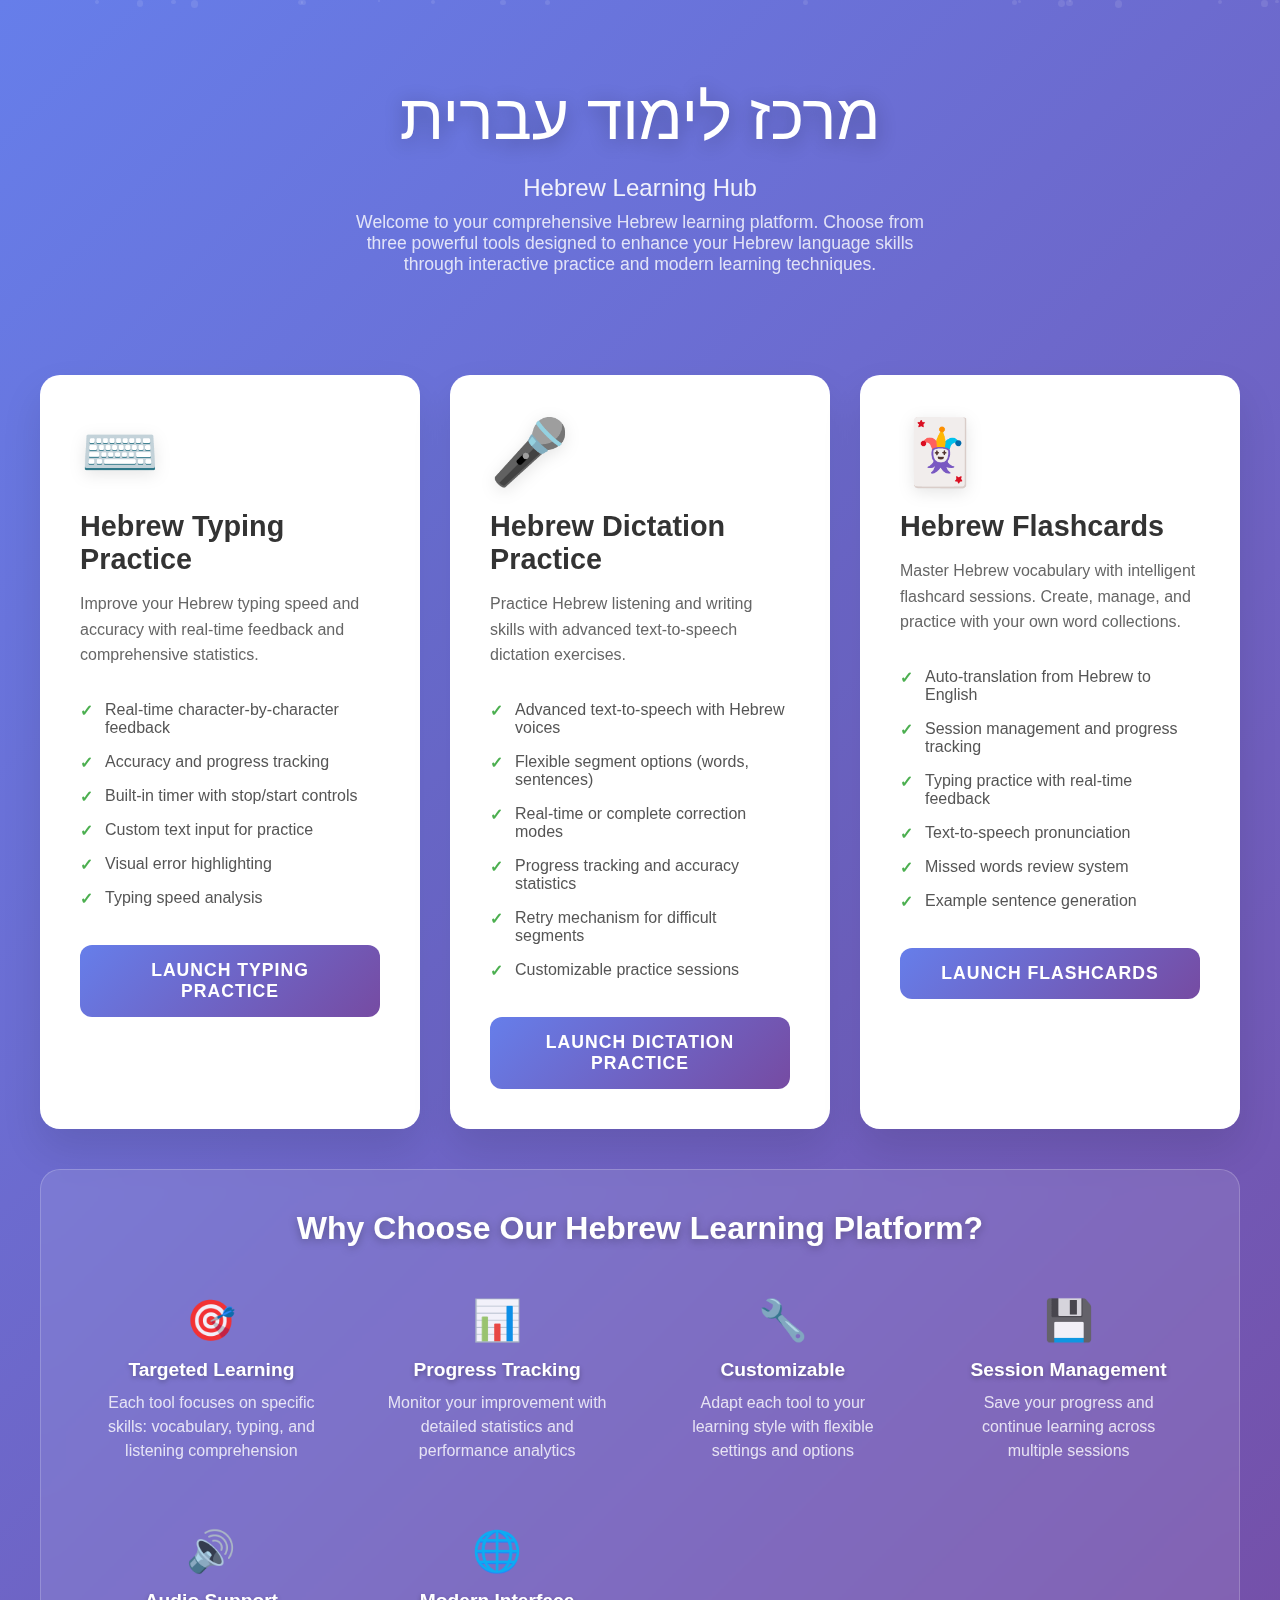
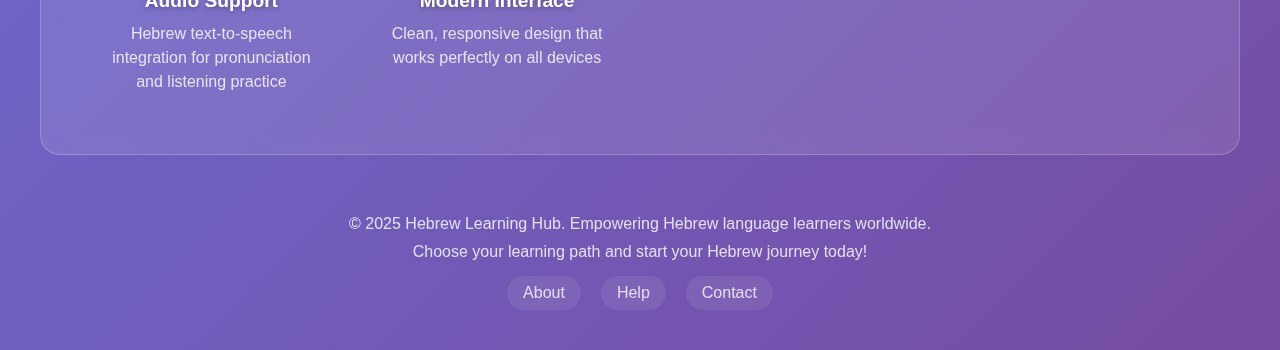
<file: index.html>
<!DOCTYPE html>
<html lang="en" dir="ltr">
<head>
    <meta charset="UTF-8">
    <meta name="viewport" content="width=device-width, initial-scale=1.0">
    <title>Hebrew Learning Hub</title>
    <link rel="stylesheet" href="styles.css">
</head>
<body>
    <div class="particles" id="particles"></div>

    <div class="hero-section">
        <h1 class="hero-title">מרכז לימוד עברית</h1>
        <p class="hero-subtitle">Hebrew Learning Hub</p>
        <p class="hero-description">
            Welcome to your comprehensive Hebrew learning platform. Choose from three powerful tools designed to enhance your Hebrew language skills through interactive practice and modern learning techniques.
        </p>
    </div>

    <div class="container">
        <div class="apps-grid">
            <div class="app-card" onclick="launchApp('maintyping.html')">
                <div class="app-icon typing-icon">⌨️</div>
                <h2 class="app-title">Hebrew Typing Practice</h2>
                <p class="app-description">
                    Improve your Hebrew typing speed and accuracy with real-time feedback and comprehensive statistics.
                </p>
                <ul class="app-features">
                    <li>Real-time character-by-character feedback</li>
                    <li>Accuracy and progress tracking</li>
                    <li>Built-in timer with stop/start controls</li>
                    <li>Custom text input for practice</li>
                    <li>Visual error highlighting</li>
                    <li>Typing speed analysis</li>
                </ul>
                <button class="launch-btn" onclick="event.stopPropagation(); launchApp('maintyping.html')">
                    Launch Typing Practice
                </button>
            </div>

            <div class="app-card" onclick="launchApp('maintts.html')">
                <div class="app-icon tts-icon">🎤</div>
                <h2 class="app-title">Hebrew Dictation Practice</h2>
                <p class="app-description">
                    Practice Hebrew listening and writing skills with advanced text-to-speech dictation exercises.
                </p>
                <ul class="app-features">
                    <li>Advanced text-to-speech with Hebrew voices</li>
                    <li>Flexible segment options (words, sentences)</li>
                    <li>Real-time or complete correction modes</li>
                    <li>Progress tracking and accuracy statistics</li>
                    <li>Retry mechanism for difficult segments</li>
                    <li>Customizable practice sessions</li>
                </ul>
                <button class="launch-btn" onclick="event.stopPropagation(); launchApp('maintts.html')">
                    Launch Dictation Practice
                </button>
            </div>

            <div class="app-card" onclick="launchApp('mainflashcard.html')">
                <div class="app-icon flashcard-icon">🃏</div>
                <h2 class="app-title">Hebrew Flashcards</h2>
                <p class="app-description">
                    Master Hebrew vocabulary with intelligent flashcard sessions. Create, manage, and practice with your own word collections.
                </p>
                <ul class="app-features">
                    <li>Auto-translation from Hebrew to English</li>
                    <li>Session management and progress tracking</li>
                    <li>Typing practice with real-time feedback</li>
                    <li>Text-to-speech pronunciation</li>
                    <li>Missed words review system</li>
                    <li>Example sentence generation</li>
                </ul>
                <button class="launch-btn" onclick="event.stopPropagation(); launchApp('mainflashcard.html')">
                    Launch Flashcards
                </button>
            </div>
        </div>

        <div class="features-section">
            <h2 class="features-title">Why Choose Our Hebrew Learning Platform?</h2>
            <div class="global-features">
                <div class="global-feature">
                    <span class="global-feature-icon">🎯</span>
                    <h3>Targeted Learning</h3>
                    <p>Each tool focuses on specific skills: vocabulary, typing, and listening comprehension</p>
                </div>
                <div class="global-feature">
                    <span class="global-feature-icon">📊</span>
                    <h3>Progress Tracking</h3>
                    <p>Monitor your improvement with detailed statistics and performance analytics</p>
                </div>
                <div class="global-feature">
                    <span class="global-feature-icon">🔧</span>
                    <h3>Customizable</h3>
                    <p>Adapt each tool to your learning style with flexible settings and options</p>
                </div>
                <div class="global-feature">
                    <span class="global-feature-icon">💾</span>
                    <h3>Session Management</h3>
                    <p>Save your progress and continue learning across multiple sessions</p>
                </div>
                <div class="global-feature">
                    <span class="global-feature-icon">🔊</span>
                    <h3>Audio Support</h3>
                    <p>Hebrew text-to-speech integration for pronunciation and listening practice</p>
                </div>
                <div class="global-feature">
                    <span class="global-feature-icon">🌐</span>
                    <h3>Modern Interface</h3>
                    <p>Clean, responsive design that works perfectly on all devices</p>
                </div>
            </div>
        </div>
    </div>

    <div class="footer">
        <p>&copy; 2025 Hebrew Learning Hub. Empowering Hebrew language learners worldwide.</p>
        <p>Choose your learning path and start your Hebrew journey today!</p>
        <div class="footer-links">
            <a href="#" class="footer-link">About</a>
            <a href="#" class="footer-link">Help</a>
            <a href="#" class="footer-link">Contact</a>
        </div>
    </div>

    <script src="script.js"></script>
</body>
</html>
</file>
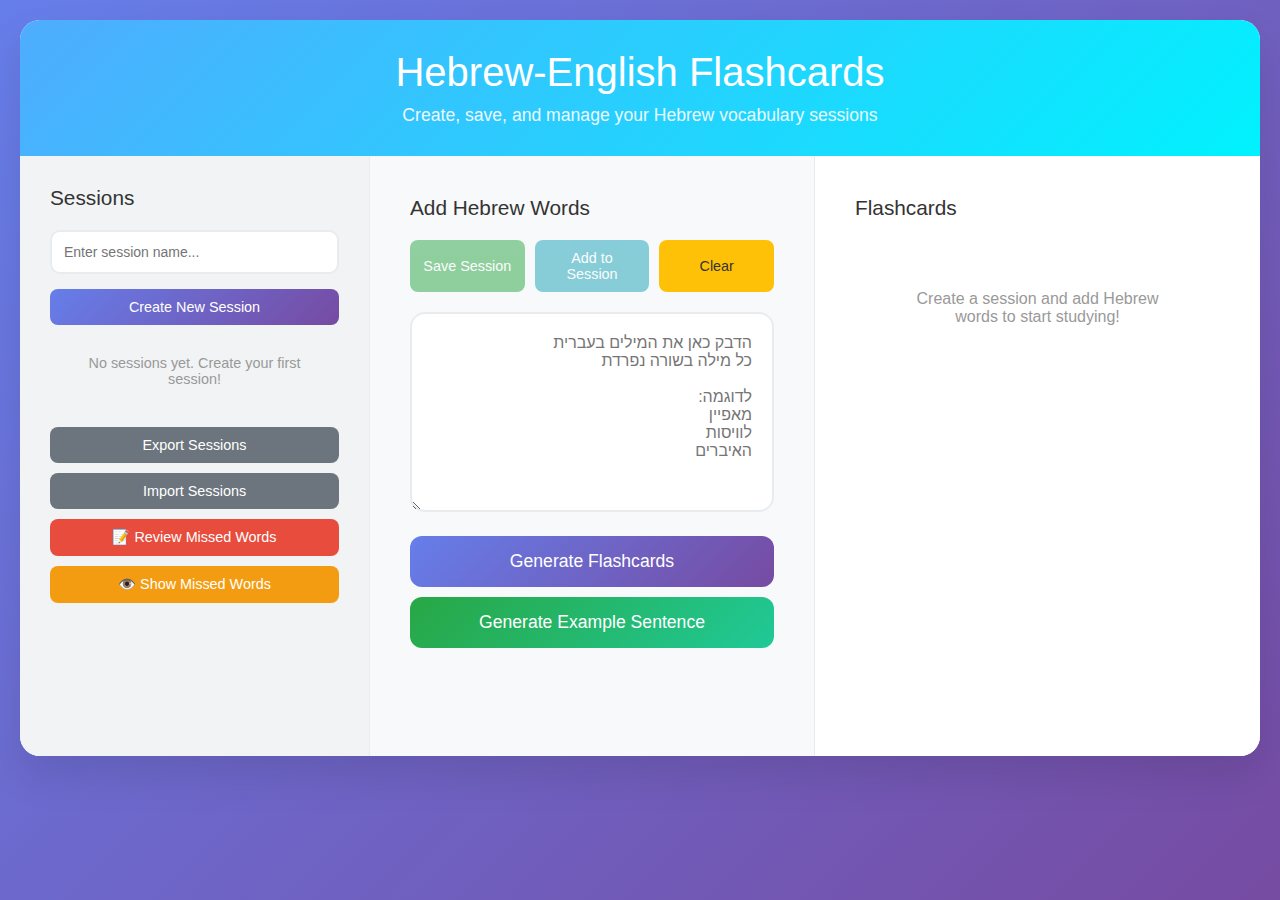
<file: mainflashcard.html>
<!DOCTYPE html>
<html lang="en" dir="ltr">
<head>
    <meta charset="UTF-8">
    <meta name="viewport" content="width=device-width, initial-scale=1.0">
    <title>Hebrew-English Flashcard Generator</title>
    <link rel="stylesheet" href="css\flashcard.css">
</head>
<body>
    <div class="container">
        <div class="header">
            <h1>Hebrew-English Flashcards</h1>
            <p>Create, save, and manage your Hebrew vocabulary sessions</p>
        </div>
        
        <div class="main-content">
            <div class="sessions-section">
                <h2 class="section-title">Sessions</h2>
                
                <input type="text" class="session-input" id="sessionNameInput" placeholder="Enter session name..." maxlength="50">
                <button class="session-btn" id="createSessionBtn">Create New Session</button>
                
                <div class="sessions-list" id="sessionsList">
                    <div style="text-align: center; color: #999; padding: 20px; font-size: 0.9rem;">
                        No sessions yet. Create your first session!
                    </div>
                </div>
                
                <button class="session-btn secondary" id="exportBtn">Export Sessions</button>
                <input type="file" id="importInput" accept=".json" style="display: none;">
                <button class="session-btn secondary" id="importBtn">Import Sessions</button>
                <button class="session-btn" id="reviewMissedBtn" style="background: #e74c3c;">📝 Review Missed Words</button>
                <button class="session-btn" id="showMissedBtn" style="background: #f39c12;">👁️ Show Missed Words</button>
            </div>

            <div class="input-section">
                <h2 class="section-title">Add Hebrew Words</h2>
                
                <div id="currentSessionInfo"></div>
                
                <div class="session-controls">
                    <button class="session-control-btn save-session-btn" id="saveSessionBtn" disabled>Save Session</button>
                    <button class="session-control-btn add-to-session-btn" id="addToSessionBtn" disabled>Add to Session</button>
                    <button class="session-control-btn clear-btn" id="clearBtn">Clear</button>
                </div>
                
                <textarea 
                    class="input-area" 
                    id="hebrewInput" 
                    placeholder="הדבק כאן את המילים בעברית
כל מילה בשורה נפרדת

לדוגמה:
מאפיין
לוויסות
האיברים"
                ></textarea>
                <button class="generate-btn" id="generateBtn">Generate Flashcards</button>
                <button class="generate-btn" id="generateSentenceBtn" style="margin-top: 10px; background: linear-gradient(135deg, #28a745 0%, #20c997 100%);">Generate Example Sentence</button>
                <div id="sentenceContainer" style="margin-top: 20px;"></div>
                <div id="errorMessage"></div>
            </div>
            
            <div class="flashcard-section">
                <h2 class="section-title">Flashcards</h2>
                <div id="flashcardContainer">
                    <div style="text-align: center; color: #999; padding: 50px;">
                        Create a session and add Hebrew words to start studying!
                    </div>
                </div>
            </div>
        </div>
    </div>

    <script src="js\flashcard.js"></script>
</body>
</html>
</file>
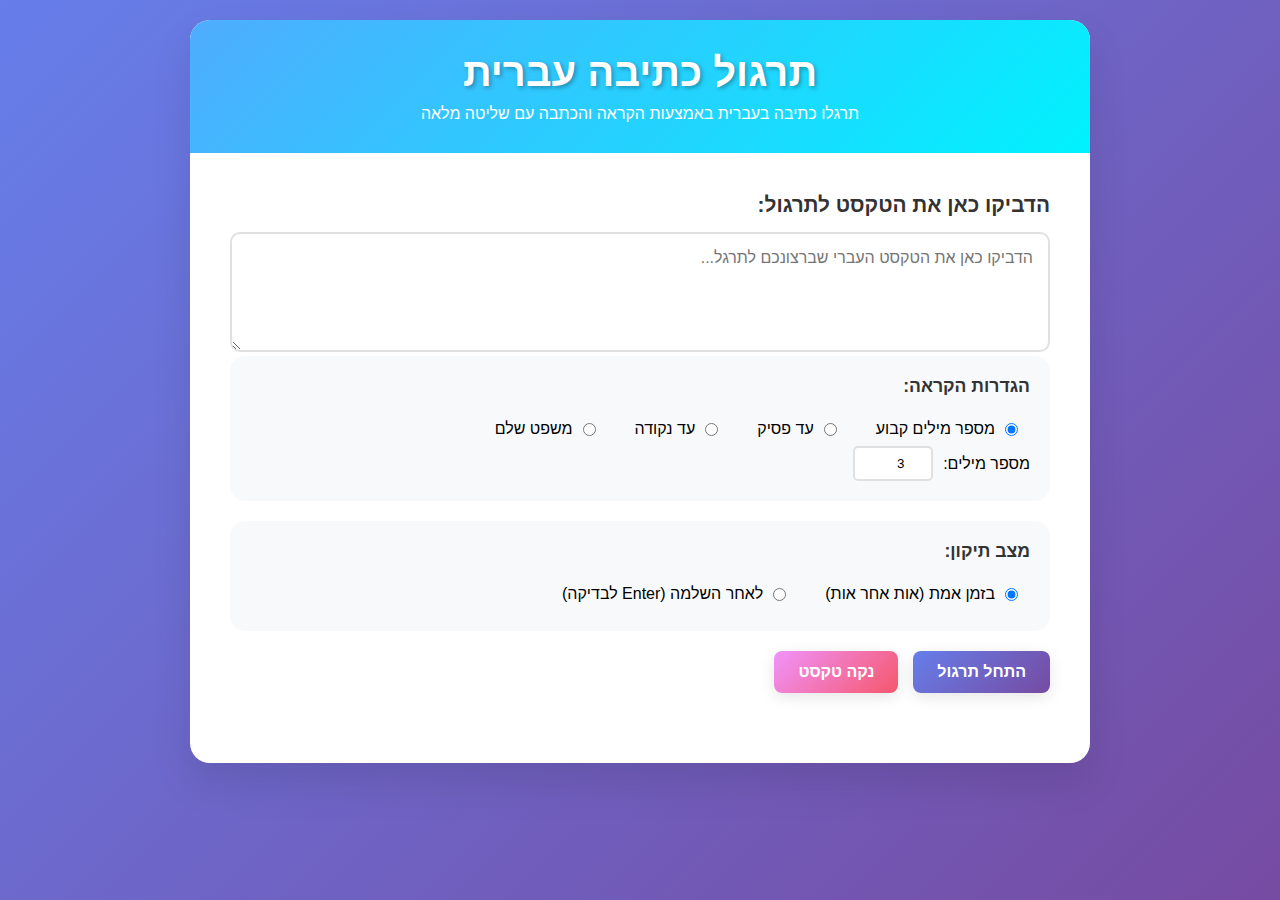
<file: maintts.html>
<!DOCTYPE html>
<html lang="he" dir="rtl">
<head>
    <meta charset="UTF-8">
    <meta name="viewport" content="width=device-width, initial-scale=1.0">
    <title>Hebrew Dictation Practice</title>
    <link rel="stylesheet" href="css\tts.css">
</head>
<body>
    <div class="container">
        <div class="header">
            <h1>תרגול כתיבה עברית</h1>
            <p>תרגלו כתיבה בעברית באמצעות הקראה והכתבה עם שליטה מלאה</p>
        </div>

        <div class="content">
            <div class="input-section">
                <h2>הדביקו כאן את הטקסט לתרגול:</h2>
                <textarea id="textInput" placeholder="הדביקו כאן את הטקסט העברי שברצונכם לתרגל..."></textarea>
                
                <div class="control-section">
                    <h3>הגדרות הקראה:</h3>
                    <div class="radio-group">
                        <label class="radio-option">
                            <input type="radio" name="segmentType" value="words" checked>
                            מספר מילים קבוע
                        </label>
                        <label class="radio-option">
                            <input type="radio" name="segmentType" value="comma">
                            עד פסיק
                        </label>
                        <label class="radio-option">
                            <input type="radio" name="segmentType" value="period">
                            עד נקודה
                        </label>
                        <label class="radio-option">
                            <input type="radio" name="segmentType" value="sentence">
                            משפט שלם
                        </label>
                    </div>
                    
                    <div class="word-count-input" id="wordCountSection">
                        <label>מספר מילים:</label>
                        <input type="number" id="wordCount" min="1" max="20" value="3">
                    </div>
                </div>
                
                <div class="control-section">
                    <h3>מצב תיקון:</h3>
                    <div class="radio-group">
                        <label class="radio-option">
                            <input type="radio" name="correctionMode" value="realtime" checked>
                            בזמן אמת (אות אחר אות)
                        </label>
                        <label class="radio-option">
                            <input type="radio" name="correctionMode" value="complete">
                            לאחר השלמה (Enter לבדיקה)
                        </label>
                    </div>
                </div>
                
                <div class="controls">
                    <button class="btn-primary" onclick="startPractice()">התחל תרגול</button>
                    <button class="btn-secondary" onclick="clearText()">נקה טקסט</button>
                </div>
            </div>

            <div id="practiceArea" class="practice-section" style="display: none;">
                <div class="stats">
                    <div class="stat-item">
                        <div class="stat-value" id="currentSegmentNum">0</div>
                        <div class="stat-label">קטע נוכחי</div>
                    </div>
                    <div class="stat-item">
                        <div class="stat-value" id="totalSegments">0</div>
                        <div class="stat-label">סה"כ קטעים</div>
                    </div>
                    <div class="stat-item">
                        <div class="stat-value" id="correctCount">0</div>
                        <div class="stat-label">נכונים</div>
                    </div>
                    <div class="stat-item">
                        <div class="stat-value" id="accuracy">0%</div>
                        <div class="stat-label">דיוק</div>
                    </div>
                </div>

                <div class="progress">
                    <div class="progress-bar" id="progressBar"></div>
                </div>

                <div class="current-sentence">
                    <div class="sentence-counter">
                        קטע <span id="segmentCounter">1</span> מתוך <span id="totalSegmentCount">0</span>
                    </div>
                    <div class="segment-info" id="segmentInfo"></div>
                    <div class="typing-feedback" id="typingFeedback"></div>
                    <div class="sentence-text" id="currentSegment"></div>
                    <div class="controls">
                        <button class="btn-primary" onclick="playCurrentSegment()">🔊 השמע</button>
                        <button class="btn-success" onclick="manualCheckAnswer()" id="checkBtn" style="display: none;">בדוק תשובה</button>
                        <button class="btn-secondary" onclick="retrySegment()" id="retryBtn" style="display: none;">נסה שוב</button>
                        <button class="btn-success" onclick="nextSegment()" id="nextBtn" style="display: none;">קטע הבא</button>
                    </div>
                </div>

                <div>
                    <textarea id="userInput" placeholder="כתבו כאן מה ששמעתם..." rows="3"></textarea>
                </div>

                <div id="feedback" class="feedback" style="display: none;"></div>
            </div>
        </div>
    </div>

    <script src="js\tts.js"></script>
</body>
</html>
</file>
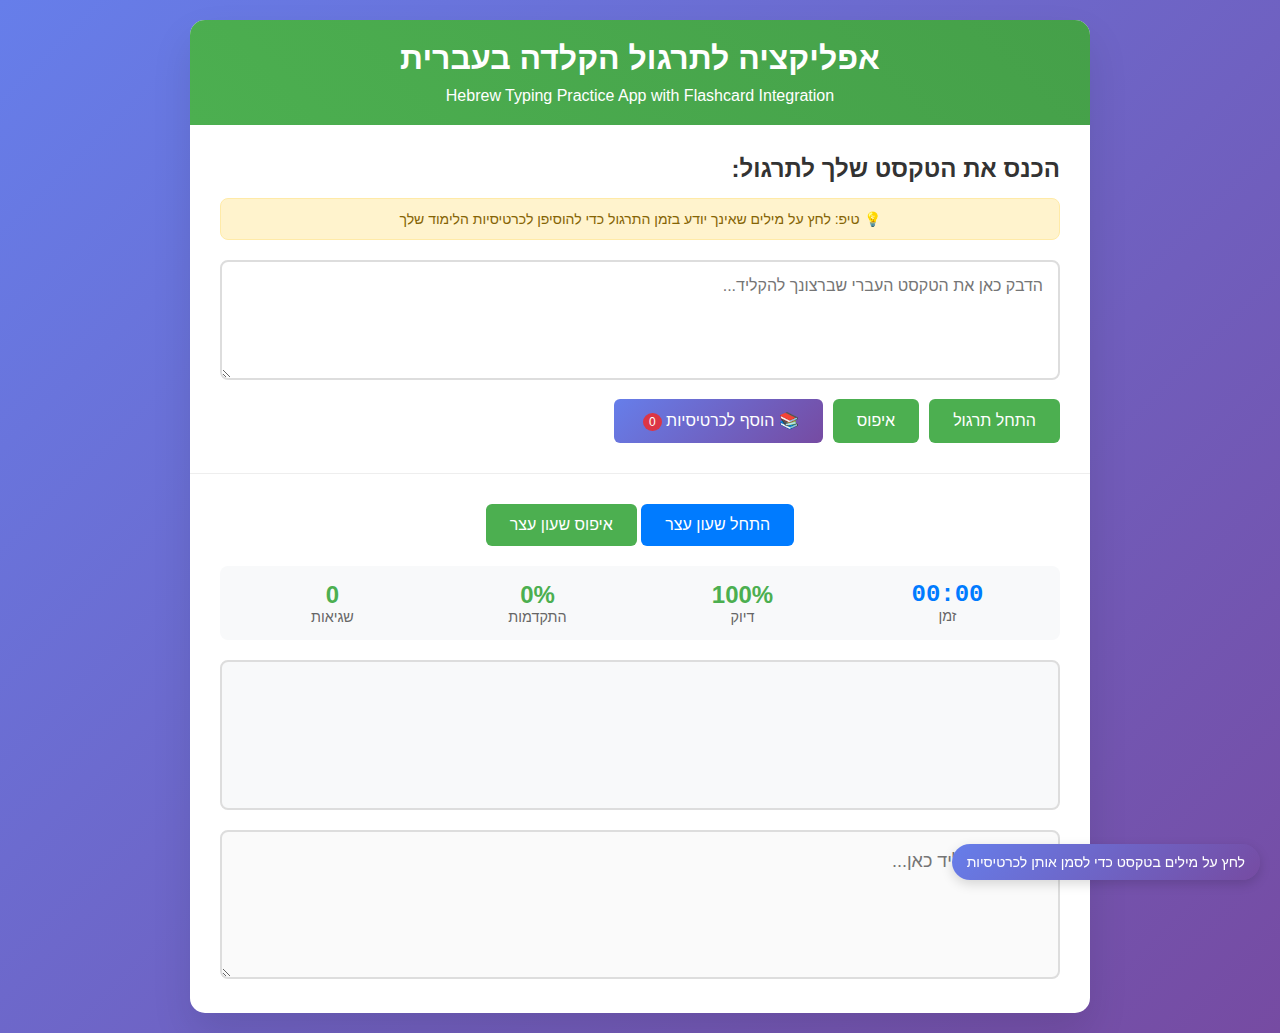
<file: maintyping.html>
<!DOCTYPE html>
<html lang="he" dir="rtl">
<head>
    <meta charset="UTF-8">
    <meta name="viewport" content="width=device-width, initial-scale=1.0">
    <title>Hebrew Typing Practice</title>
    <link rel="stylesheet" href="css\typing.css">
</head>
<body>
    <div class="container">
        <div class="header">
            <h1>אפליקציה לתרגול הקלדה בעברית</h1>
            <p>Hebrew Typing Practice App with Flashcard Integration</p>
        </div>

        <div class="input-section">
            <h2>הכנס את הטקסט שלך לתרגול:</h2>
            <div class="usage-tip">
                💡 טיפ: לחץ על מילים שאינך יודע בזמן התרגול כדי להוסיפן לכרטיסיות הלימוד שלך
            </div>
            <textarea id="textInput" placeholder="הדבק כאן את הטקסט העברי שברצונך להקליד..."></textarea>
            <div class="button-group">
                <button onclick="startPractice()">התחל תרגול</button>
                <button onclick="resetPractice()">איפוס</button>
                <button class="flashcard-button" onclick="openFlashcardPanel()">
                    📚 הוסף לכרטיסיות
                    <span id="selectedWordsCount" class="word-count-badge hidden">0</span>
                </button>
            </div>
        </div>

        <div class="practice-section" id="practiceSection">
            <div class="timer-controls">
                <button id="timerButton" class="timer-button" onclick="toggleTimer()">התחל שעון עצר</button>
                <button onclick="resetTimer()">איפוס שעון עצר</button>
            </div>

            <div class="stats">
                <div class="stat-item">
                    <div class="stat-value timer" id="timerDisplay">00:00</div>
                    <div class="stat-label">זמן</div>
                </div>
                <div class="stat-item">
                    <div class="stat-value" id="accuracy">100%</div>
                    <div class="stat-label">דיוק</div>
                </div>
                <div class="stat-item">
                    <div class="stat-value" id="progress">0%</div>
                    <div class="stat-label">התקדמות</div>
                </div>
                <div class="stat-item">
                    <div class="stat-value" id="errors">0</div>
                    <div class="stat-label">שגיאות</div>
                </div>
            </div>

            <div class="text-display" id="textDisplay"></div>
            
            <textarea id="typingInput" placeholder="התחל להקליד כאן..." disabled rows="4"></textarea>
            
            <div id="message" class="message hidden"></div>
        </div>
    </div>

    <!-- Flashcard Integration Panel -->
    <div class="flashcard-panel" id="flashcardPanel">
        <div class="flashcard-content">
            <div class="flashcard-header">
                <h2>📚 הוסף מילים לכרטיסיות הלימוד</h2>
                <p>בחר מילים ממעלה או הוסף מילה חדשה</p>
            </div>

            <div class="quick-select-words" id="quickSelectSection">
                <div class="quick-select-title">מילים שנבחרו מהטקסט:</div>
                <div class="selected-words-list" id="selectedWordsList">
                    <!-- Selected words will appear here -->
                </div>
                <button class="clear-selection-btn" onclick="clearSelectedWords()">נקה בחירה</button>
            </div>

            <div class="word-input-group">
                <label for="hebrewWordInput">מילה בעברית:</label>
                <input type="text" id="hebrewWordInput" class="word-input hebrew" placeholder="הקלד מילה בעברית...">
            </div>

            <div class="word-input-group">
                <label for="englishWordInput">תרגום באנגלית:</label>
                <input type="text" id="englishWordInput" class="word-input" placeholder="Enter English translation...">
            </div>

            <div class="session-selector">
                <label>בחר סשן קיים או צור חדש:</label>
                <input type="text" id="sessionNameInput" class="word-input" placeholder="שם הסשן החדש או בחר מהרשימה...">
                <div class="session-list" id="sessionList">
                    <!-- Existing sessions will be loaded here -->
                </div>
            </div>

            <div class="panel-buttons">
                <button class="panel-btn primary" onclick="addToFlashcards()">הוסף לכרטיסיות</button>
                <button class="panel-btn secondary" onclick="closeFlashcardPanel()">ביטול</button>
            </div>
        </div>
    </div>

    <div class="floating-helper">
        לחץ על מילים בטקסט כדי לסמן אותן לכרטיסיות
    </div>

    <script src="js\typing.js"></script>
</body>
</html>
</file>
<file: styles.css>
* {
    margin: 0;
    padding: 0;
    box-sizing: border-box;
}

body {
    font-family: 'Segoe UI', Tahoma, Geneva, Verdana, sans-serif;
    background: linear-gradient(135deg, #667eea 0%, #764ba2 100%);
    min-height: 100vh;
    padding: 20px;
    overflow-x: hidden;
}

.hero-section {
    text-align: center;
    color: white;
    padding: 60px 20px;
    margin-bottom: 40px;
}

.hero-title {
    font-size: 4rem;
    font-weight: 300;
    margin-bottom: 20px;
    text-shadow: 0 4px 20px rgba(0, 0, 0, 0.3);
    animation: fadeInUp 1s ease-out;
}

.hero-subtitle {
    font-size: 1.5rem;
    opacity: 0.9;
    margin-bottom: 10px;
    animation: fadeInUp 1s ease-out 0.2s both;
}

.hero-description {
    font-size: 1.1rem;
    opacity: 0.8;
    max-width: 600px;
    margin: 0 auto;
    animation: fadeInUp 1s ease-out 0.4s both;
}

.container {
    max-width: 1200px;
    margin: 0 auto;
}

.apps-grid {
    display: grid;
    grid-template-columns: repeat(auto-fit, minmax(350px, 1fr));
    gap: 30px;
    margin-bottom: 40px;
}

.app-card {
    background: white;
    border-radius: 20px;
    padding: 40px;
    box-shadow: 0 20px 40px rgba(0, 0, 0, 0.1);
    transition: all 0.4s cubic-bezier(0.175, 0.885, 0.32, 1.275);
    cursor: pointer;
    position: relative;
    overflow: hidden;
    animation: fadeInUp 1s ease-out both;
}

.app-card:nth-child(1) { animation-delay: 0.6s; }
.app-card:nth-child(2) { animation-delay: 0.8s; }
.app-card:nth-child(3) { animation-delay: 1s; }

.app-card::before {
    content: '';
    position: absolute;
    top: 0;
    left: 0;
    right: 0;
    height: 6px;
    background: linear-gradient(135deg, #667eea 0%, #764ba2 100%);
    transform: scaleX(0);
    transition: transform 0.3s ease;
    transform-origin: left;
}

.app-card:hover {
    transform: translateY(-10px) scale(1.02);
    box-shadow: 0 30px 60px rgba(0, 0, 0, 0.2);
}

.app-card:hover::before {
    transform: scaleX(1);
}

.app-icon {
    font-size: 4rem;
    margin-bottom: 20px;
    display: block;
    filter: drop-shadow(0 4px 8px rgba(0, 0, 0, 0.1));
}

.typing-icon { color: #4ecdc4; }
.tts-icon { color: #45b7d1; }
.flashcard-icon { color: #ff6b6b; }

.app-title {
    font-size: 1.8rem;
    font-weight: 600;
    color: #333;
    margin-bottom: 15px;
}

.app-description {
    color: #666;
    line-height: 1.6;
    margin-bottom: 25px;
    font-size: 1rem;
}

.app-features {
    list-style: none;
    margin-bottom: 30px;
}

.app-features li {
    padding: 8px 0;
    color: #555;
    position: relative;
    padding-left: 25px;
}

.app-features li::before {
    content: '✓';
    position: absolute;
    left: 0;
    color: #4CAF50;
    font-weight: bold;
}

.launch-btn {
    width: 100%;
    padding: 15px 30px;
    background: linear-gradient(135deg, #667eea 0%, #764ba2 100%);
    color: white;
    border: none;
    border-radius: 12px;
    font-size: 1.1rem;
    font-weight: 600;
    cursor: pointer;
    transition: all 0.3s ease;
    text-transform: uppercase;
    letter-spacing: 1px;
}

.launch-btn:hover {
    transform: translateY(-2px);
    box-shadow: 0 10px 25px rgba(102, 126, 234, 0.4);
}

.launch-btn:active {
    transform: translateY(0);
}

.features-section {
    background: rgba(255, 255, 255, 0.1);
    backdrop-filter: blur(10px);
    border-radius: 20px;
    padding: 40px;
    margin-bottom: 40px;
    border: 1px solid rgba(255, 255, 255, 0.2);
    animation: fadeInUp 1s ease-out 1.2s both;
}

.features-title {
    color: white;
    font-size: 2rem;
    text-align: center;
    margin-bottom: 30px;
    text-shadow: 0 2px 10px rgba(0, 0, 0, 0.3);
}

.global-features {
    display: grid;
    grid-template-columns: repeat(auto-fit, minmax(250px, 1fr));
    gap: 25px;
}

.global-feature {
    text-align: center;
    color: white;
    padding: 20px;
}

.global-feature-icon {
    font-size: 2.5rem;
    margin-bottom: 15px;
    display: block;
    opacity: 0.9;
}

.global-feature h3 {
    font-size: 1.2rem;
    margin-bottom: 10px;
    text-shadow: 0 2px 5px rgba(0, 0, 0, 0.3);
}

.global-feature p {
    opacity: 0.8;
    line-height: 1.5;
}

.footer {
    text-align: center;
    color: white;
    opacity: 0.8;
    padding: 20px;
    animation: fadeInUp 1s ease-out 1.4s both;
}

.footer p {
    margin-bottom: 10px;
}

.footer-links {
    display: flex;
    justify-content: center;
    gap: 20px;
    margin-top: 15px;
}

.footer-link {
    color: white;
    text-decoration: none;
    padding: 8px 16px;
    border-radius: 20px;
    background: rgba(255, 255, 255, 0.1);
    transition: all 0.3s ease;
}

.footer-link:hover {
    background: rgba(255, 255, 255, 0.2);
    transform: translateY(-2px);
}

@keyframes fadeInUp {
    from {
        opacity: 0;
        transform: translateY(50px);
    }
    to {
        opacity: 1;
        transform: translateY(0);
    }
}

@media (max-width: 768px) {
    .hero-title {
        font-size: 2.5rem;
    }

    .hero-subtitle {
        font-size: 1.2rem;
    }

    .apps-grid {
        grid-template-columns: 1fr;
        gap: 20px;
    }

    .app-card {
        padding: 30px 25px;
    }

    .global-features {
        grid-template-columns: 1fr;
    }

    .footer-links {
        flex-direction: column;
        align-items: center;
    }
}

/* Floating particles animation */
.particles {
    position: fixed;
    top: 0;
    left: 0;
    width: 100%;
    height: 100%;
    pointer-events: none;
    z-index: -1;
}

.particle {
    position: absolute;
    background: rgba(255, 255, 255, 0.1);
    border-radius: 50%;
    animation: float 15s infinite linear;
}

@keyframes float {
    0% {
        transform: translateY(100vh) rotate(0deg);
        opacity: 0;
    }
    10% {
        opacity: 1;
    }
    90% {
        opacity: 1;
    }
    100% {
        transform: translateY(-100px) rotate(360deg);
        opacity: 0;
    }
}
</file>
